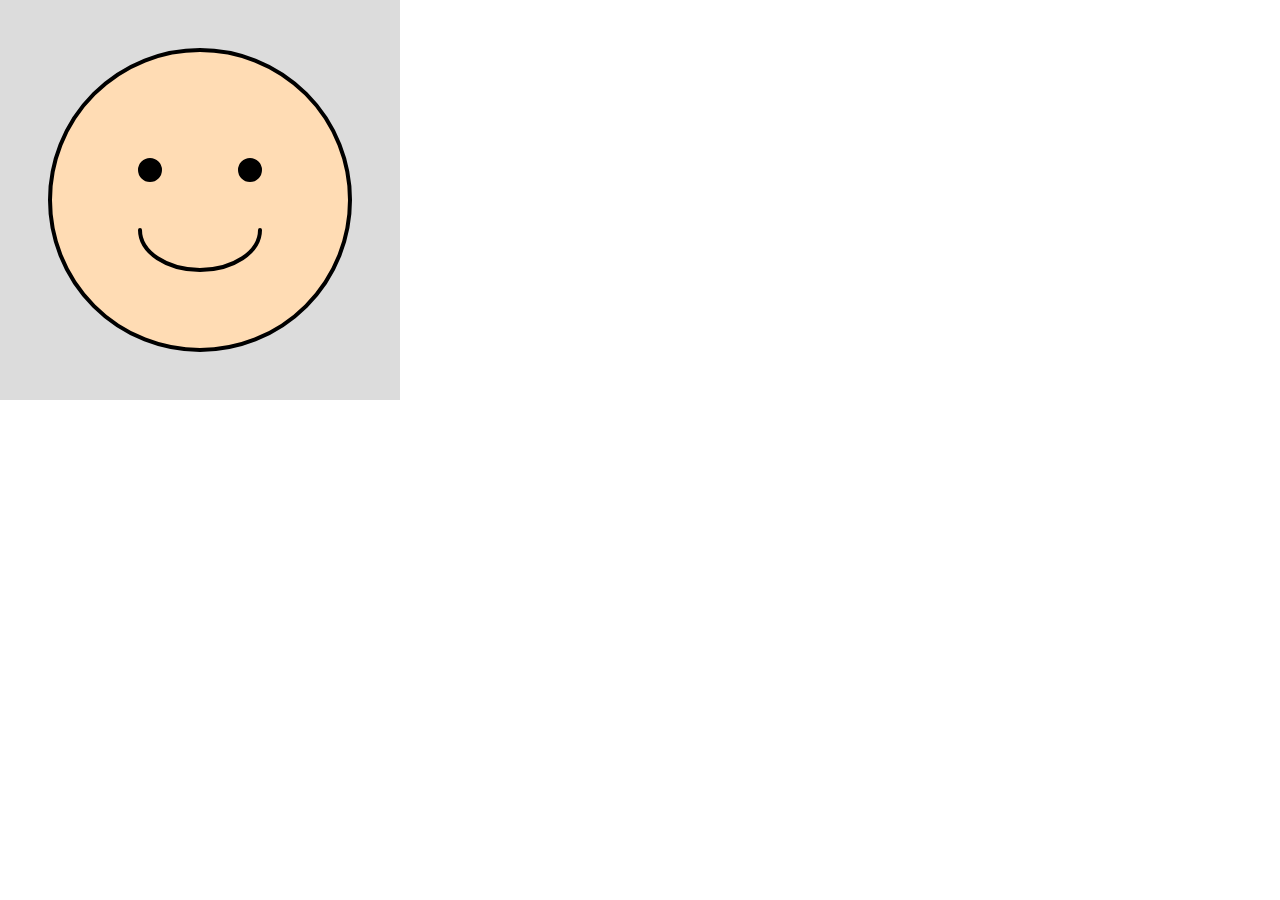
<file: assignments/assignment1/index.html>
<!DOCTYPE html>
<html lang="en">
  <head>
    <meta charset="utf-8" />
    <meta name="viewport" content="width=device-width, initial-scale=1.0">

    <title>Sketch</title>

    <link rel="stylesheet" type="text/css" href="style.css">

    <script src="libraries/p5.min.js"></script>
    <script src="libraries/p5.sound.min.js"></script>
  </head>

  <body>
    <script src="sketch.js"></script>
  </body>
</html>
</file>
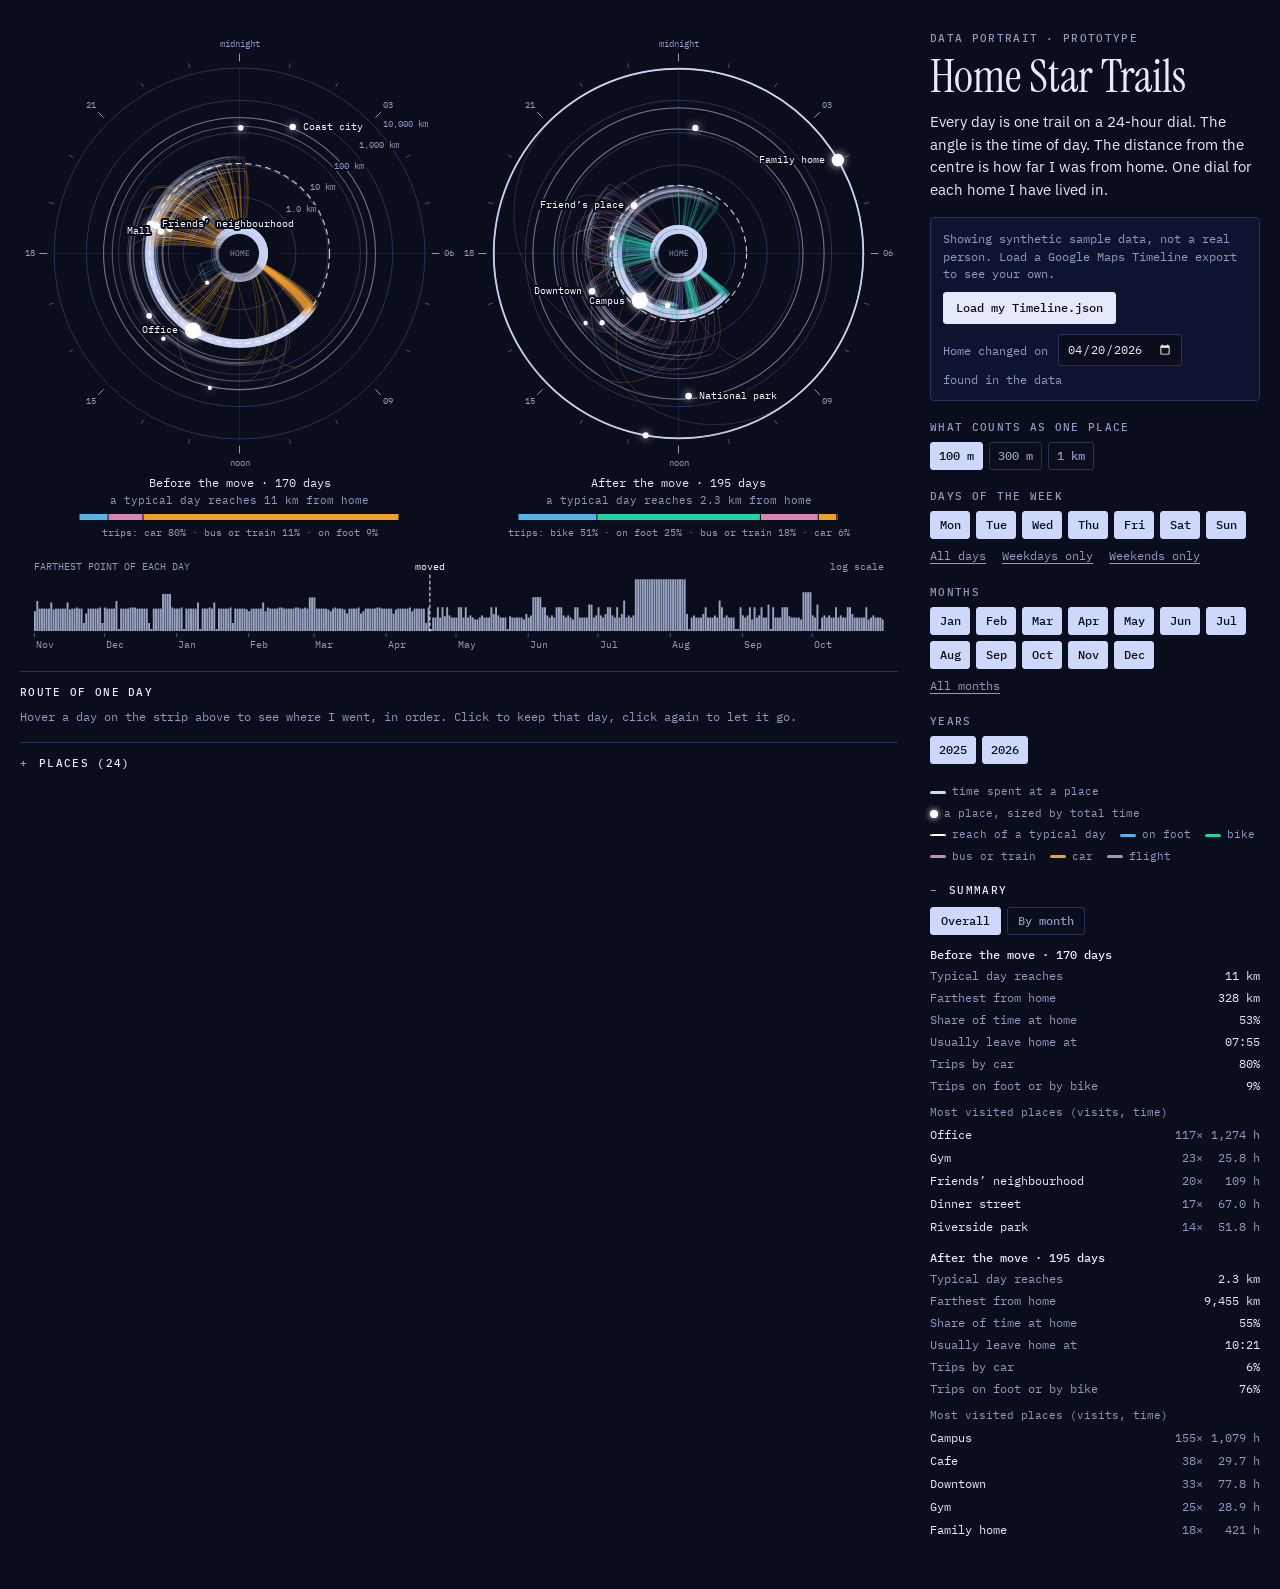
<file: assignments/Project2/index.html>
<!DOCTYPE html>
<html lang="en">
<head>
<meta charset="utf-8">
<meta name="viewport" content="width=device-width, initial-scale=1">
<title>Home Star Trails</title>
<link href="https://fonts.googleapis.com/css2?family=IBM+Plex+Mono:wght@400;500&family=IBM+Plex+Sans:wght@400;500&family=Instrument+Serif&display=swap" rel="stylesheet">
<link rel="stylesheet" href="style.css">
</head>
<body>
<main class="wrap">
  <header class="head">
    <p class="eyebrow">Data portrait · prototype</p>
    <h1>Home Star Trails</h1>
    <p class="lede">Every day is one trail on a 24-hour dial. The angle is the time of day. The distance from the centre is how far I was from home. One dial for each home I have lived in.</p>
    <div class="source">
      <p id="srcLine" role="status"></p>
      <div class="row">
        <button class="btn" id="loadBtn" type="button">Load my Timeline.json</button>
        <button class="btn ghost" id="sampleBtn" type="button" hidden>Back to sample data</button>
        <input id="fileIn" type="file" accept=".json,application/json" multiple hidden>
      </div>
      <div class="field">
        <label for="moveDate">Home changed on</label>
        <input id="moveDate" type="date">
        <span id="moveNote"></span>
      </div>
    </div>
  </header>

  <div class="stageCol">
    <div id="stage"></div>
    <section id="dayRoute"></section>
    <details id="placeWrap" class="fold">
      <summary><span id="placeTitle">Places</span></summary>
      <div id="placeBook"></div>
    </details>
  </div>

  <section class="ctrl">
    <div>
      <h2>What counts as one place</h2>
      <div class="chips" id="sizeChips"></div>
    </div>
    <div>
      <h2>Days of the week</h2>
      <div class="chips" id="dowChips"></div>
      <div class="presets">
        <button class="link" id="preAll" type="button">All days</button>
        <button class="link" id="preWd" type="button">Weekdays only</button>
        <button class="link" id="preWe" type="button">Weekends only</button>
      </div>
    </div>
    <div>
      <h2>Months</h2>
      <div class="chips" id="monChips"></div>
      <div class="presets"><button class="link" id="preMon" type="button">All months</button></div>
    </div>
    <div id="yrGroup" hidden>
      <h2>Years</h2>
      <div class="chips" id="yrChips"></div>
    </div>
    <ul class="legend">
      <li><i style="background:var(--trail)"></i>time spent at a place</li>
      <li><i class="dot"></i>a place, sized by total time</li>
      <li><i class="dash"></i>reach of a typical day</li>
      <li><i style="background:#56b4e9"></i>on foot</li>
      <li><i style="background:#26d0a0"></i>bike</li>
      <li><i style="background:#d684b8"></i>bus or train</li>
      <li><i style="background:#f0a028"></i>car</li>
      <li><i style="background:#969cbe"></i>flight</li>
    </ul>
    <details id="roWrap" class="fold" open>
      <summary><span id="roTitle">Summary</span></summary>
      <div id="readout" aria-live="polite"></div>
    </details>
  </section>
</main>

<script src="libraries/p5.min.js"></script>
<script src="sketch.js"></script>
</body>
</html>
</file>
<file: assignments/assignment1/style.css>
html, body {
  margin: 0;
  padding: 0;
}

canvas {
  display: block;
}
</file>
<file: assignments/Project2/style.css>
:root {
  /* layout: two star-trail dials side by side (before and after the move), a narrow observation log on the right; stacks on phones.
     single dark theme on purpose: the piece is a long-exposure night sky with home as the pole star. */
  --sky: #090d1c;
  --plate: #0e1430;
  --rule: #27325c;
  --ink: #e4e9fb;
  --muted: #8e9ac0;
  --trail: #cdd8fa;
  --display: "Instrument Serif", "Iowan Old Style", Georgia, serif;
  --body: "IBM Plex Sans", system-ui, -apple-system, "Segoe UI", sans-serif;
  --mono: "IBM Plex Mono", ui-monospace, Menlo, Consolas, monospace;
  color-scheme: dark;
}
* { box-sizing: border-box; }
html, body { margin: 0; }
body { background: var(--sky); color: var(--ink); font-family: var(--body); font-size: 15px; line-height: 1.5; -webkit-font-smoothing: antialiased; }
.wrap { max-width: 1440px; margin: 0 auto; padding: 24px 20px 48px; display: grid; gap: 20px 32px;
  grid-template-columns: minmax(0, 1fr); grid-template-areas: "head" "stage" "ctrl"; }
@media (min-width: 1080px) {
  .wrap { grid-template-columns: minmax(0, 1fr) 330px; grid-template-areas: "stage head" "stage ctrl"; grid-template-rows: auto 1fr; padding-top: 32px; }
}
.head { grid-area: head; }
.stageCol { grid-area: stage; width: 100%; max-width: 1040px; min-width: 0; justify-self: center; display: grid; grid-template-columns: minmax(0, 1fr); gap: 16px; align-content: start; }
#stage { width: 100%; min-width: 0; min-height: 320px; overflow: hidden; }
#stage canvas { display: block; touch-action: pan-y; }
.ctrl { grid-area: ctrl; display: grid; gap: 20px; align-content: start; }

.eyebrow, h2 { font: 500 11px/1.2 var(--mono); letter-spacing: .12em; text-transform: uppercase; color: var(--muted); margin: 0 0 8px; }
h1 { font-family: var(--display); font-weight: 400; font-size: clamp(34px, 4vw, 46px); line-height: 1; margin: 0 0 12px; text-wrap: balance; }
.lede { margin: 0 0 16px; max-width: 42ch; }

.source { border: 1px solid var(--rule); background: var(--plate); border-radius: 4px; padding: 12px; display: grid; gap: 10px; }
#srcLine { font: 12px/1.45 var(--mono); color: var(--muted); margin: 0; overflow-wrap: anywhere; }
#srcLine.bad { color: #ffc470; }
.row { display: flex; flex-wrap: wrap; gap: 8px; align-items: center; }
.btn { font: 500 12px/1 var(--mono); padding: 9px 12px; border: 1px solid var(--ink); background: var(--ink); color: var(--sky); border-radius: 3px; cursor: pointer; }
.btn.ghost { background: transparent; color: var(--ink); border-color: var(--rule); }
.btn:hover { filter: brightness(1.08); }
.field { display: flex; flex-wrap: wrap; gap: 6px 10px; align-items: center; font: 12px/1.3 var(--mono); color: var(--muted); }
.field input { font: 12px/1 var(--mono); color: var(--ink); background: var(--sky); border: 1px solid var(--rule); border-radius: 3px; padding: 7px 8px; min-width: 0; }
.field input:focus-visible, button:focus-visible { outline: 2px solid #fff; outline-offset: 2px; }

.chips { display: flex; flex-wrap: wrap; gap: 6px; }
.chip { font: 500 12px/1 var(--mono); padding: 7px 8px; min-width: 40px; border: 1px solid var(--rule); background: transparent; color: var(--muted); border-radius: 3px; cursor: pointer; }
.chip:hover { color: var(--ink); border-color: var(--muted); }
.chip[aria-pressed="true"] { background: var(--trail); border-color: var(--trail); color: var(--sky); }
.presets { display: flex; flex-wrap: wrap; gap: 4px 16px; margin-top: 8px; }
.link { background: none; border: 0; padding: 2px 0; color: var(--muted); font: 12px/1.2 var(--mono); text-decoration: underline; text-underline-offset: 3px; cursor: pointer; }
.link:hover { color: var(--ink); }

#roTitle { color: var(--ink); }
#readout { display: grid; gap: 12px; }
#readout h3 { font: 500 12px/1.3 var(--mono); color: var(--ink); margin: 0 0 4px; }
#readout dl { display: grid; grid-template-columns: auto 1fr; gap: 4px 14px; margin: 0; font: 12px/1.5 var(--mono); font-variant-numeric: tabular-nums; }
#readout dt { color: var(--muted); }
#readout dd { margin: 0; text-align: right; }
.mini { display: grid; gap: 3px; }
.mini p { font: 11px/1.3 var(--mono); color: var(--muted); margin: 0 0 2px; }
.bars { display: flex; align-items: flex-end; gap: 3px; height: 40px; border-bottom: 1px solid var(--rule); }
.bars div { flex: 1; min-width: 2px; background: var(--trail); border-radius: 2px 2px 0 0; }
.ticks { display: flex; gap: 3px; font: 10px/1 var(--mono); color: var(--muted); }
.ticks span { flex: 1; min-width: 2px; text-align: center; overflow: hidden; }

.legend { display: flex; flex-wrap: wrap; gap: 6px 14px; font: 11px/1.4 var(--mono); color: var(--muted); margin: 0; padding: 0; list-style: none; }
.legend i { display: inline-block; width: 16px; height: 3px; border-radius: 2px; vertical-align: middle; margin-right: 6px; }
.legend i.dot { width: 8px; height: 8px; border-radius: 50%; background: #fff; box-shadow: 0 0 6px #fff; }
.legend i.dash { background: none; border-top: 2px dashed #fff; height: 0; }
.fold > summary { cursor: pointer; list-style: none; display: flex; align-items: center; gap: 8px; font: 500 11px/1.2 var(--mono); letter-spacing: .12em; text-transform: uppercase; color: var(--ink); margin: 0 0 10px; }
.fold > summary::-webkit-details-marker { display: none; }
.fold > summary::before { content: "+"; width: 1em; color: var(--muted); }
.fold[open] > summary::before { content: "\2212"; }
.fold > summary:focus-visible { outline: 2px solid #fff; outline-offset: 2px; }
.tabs { display: flex; gap: 6px; }
.tab { font: 500 12px/1 var(--mono); padding: 7px 10px; border: 1px solid var(--rule); background: transparent; color: var(--muted); border-radius: 3px; cursor: pointer; }
.tab[aria-pressed="true"] { background: var(--trail); border-color: var(--trail); color: var(--sky); }
.cap { font: 11px/1.4 var(--mono); color: var(--muted); margin: 10px 0 0; }
.rank { list-style: none; margin: 4px 0 0; padding: 0; display: grid; gap: 1px; font: 12px/1.5 var(--mono); font-variant-numeric: tabular-nums; }
.rank button { all: unset; box-sizing: border-box; cursor: pointer; display: grid; grid-template-columns: minmax(0, 1fr) 5ch 7ch; gap: 8px; width: 100%; padding: 2px 0; }
.rank button:hover, .rank button:focus-visible { color: #fff; text-decoration: underline; }
.rank .n { color: var(--muted); text-align: right; }
.rank span:first-child { overflow: hidden; text-overflow: ellipsis; white-space: nowrap; }
table.months { width: 100%; border-collapse: collapse; font: 12px/1.4 var(--mono); font-variant-numeric: tabular-nums; }
table.months th { text-align: left; color: var(--muted); font-weight: 400; padding: 3px 6px 5px 0; border-bottom: 1px solid var(--rule); }
table.months td { padding: 5px 6px 5px 0; border-bottom: 1px solid #1a2244; }
table.months td:nth-child(3) { max-width: 13ch; overflow: hidden; text-overflow: ellipsis; white-space: nowrap; }
table.months tr.rowBtn { cursor: pointer; }
table.months tr.rowBtn:hover td, table.months tr.rowBtn:focus-visible td { color: #fff; background: #151d42; }
table.months tr[aria-pressed="true"] td { color: var(--sky); background: var(--trail); }
.maplink { font: 12px/1.4 var(--mono); color: var(--trail); text-underline-offset: 3px; }
.maplink:hover { color: #fff; }

/* route of one day, under the dials */
#dayRoute { border-top: 1px solid var(--rule); padding-top: 14px; display: grid; gap: 10px; }
#dayRoute h2 { margin: 0; color: var(--ink); }
.rt-sub { font: 12px/1.4 var(--mono); color: var(--muted); margin: 0; }
.track { position: relative; height: 30px; background: var(--plate); border-radius: 3px; overflow: hidden; }
.track .stay { position: absolute; top: 0; bottom: 0; background: var(--trail); color: var(--sky); font: 500 11px/30px var(--mono); padding: 0 5px; white-space: nowrap; overflow: hidden; border-right: 2px solid var(--plate); }
.track .stay.home { background: #2a355f; color: var(--ink); }
.track .leg { position: absolute; top: 12px; height: 6px; border-radius: 3px; }
.axis { display: flex; justify-content: space-between; font: 10px/1 var(--mono); color: var(--muted); }
.trackWrap { position: relative; }
.track .stay.go { cursor: pointer; }
.track .stay:hover { filter: brightness(1.12); }
.track .leg { top: 0; bottom: 0; height: auto; min-width: 6px; display: flex; align-items: center; border-radius: 0; }
.track .leg i { display: block; width: 100%; height: 6px; border-radius: 3px; }
.rt-tip { position: absolute; bottom: calc(100% + 6px); transform: translateX(-50%); display: grid; background: var(--plate); border: 1px solid var(--muted); border-radius: 4px; padding: 6px 9px; font: 11px/1.5 var(--mono); color: var(--muted); white-space: nowrap; pointer-events: none; z-index: 2; }
.rt-tip[hidden] { display: none; }
.rt-tip b { color: #fff; font-weight: 500; }
.rt-tip.atLeft { transform: none; left: 0 !important; }
.rt-tip.atRight { transform: none; left: auto !important; right: 0; }

/* every place in one table: name it, find it on the dial, open it on a map */
#placeWrap { border-top: 1px solid var(--rule); padding-top: 14px; }
#placeBook { display: grid; gap: 10px; }
#placeBook h3 { font: 500 12px/1.3 var(--mono); color: var(--ink); margin: 0 0 6px; }
.books { display: grid; gap: 18px 28px; grid-template-columns: repeat(auto-fit, minmax(min(100%, 330px), 1fr)); }
.books > div { min-width: 0; }
table.book { width: 100%; table-layout: fixed; border-collapse: collapse; font: 12px/1.4 var(--mono); font-variant-numeric: tabular-nums; }
/* fixed column widths: the name takes what is left, so the table always fits and the map link is never pushed off the edge */
table.book th:nth-child(2) { width: 8ch; }
table.book th:nth-child(3) { width: 9ch; }
table.book th:nth-child(4) { width: 12ch; }
table.book th:nth-child(5) { width: 8ch; }
table.book th, table.book td:not(:first-child) { overflow: hidden; text-overflow: ellipsis; }
table.book th:last-child, table.book td:last-child { padding-right: 10px; }
table.book th { text-align: right; color: var(--muted); font-weight: 400; padding: 3px 0 5px 10px; border-bottom: 1px solid var(--rule); white-space: nowrap; }
table.book th:first-child { text-align: left; padding-left: 0; }
table.book td { padding: 3px 0 3px 10px; border-bottom: 1px solid #1a2244; text-align: right; white-space: nowrap; cursor: pointer; }
table.book td:first-child { padding-left: 0; cursor: auto; }
table.book tr.lit td { background: #151d42; color: #fff; }
table.book input { width: 100%; min-width: 0; font: 12px/1 var(--mono); color: var(--ink); background: var(--sky); border: 1px solid var(--rule); border-radius: 3px; padding: 6px 7px; }
table.book input:focus-visible { outline: 2px solid #fff; outline-offset: 1px; }
table.book a { color: var(--trail); text-underline-offset: 3px; }
table.book a:hover { color: #fff; }
</file>
